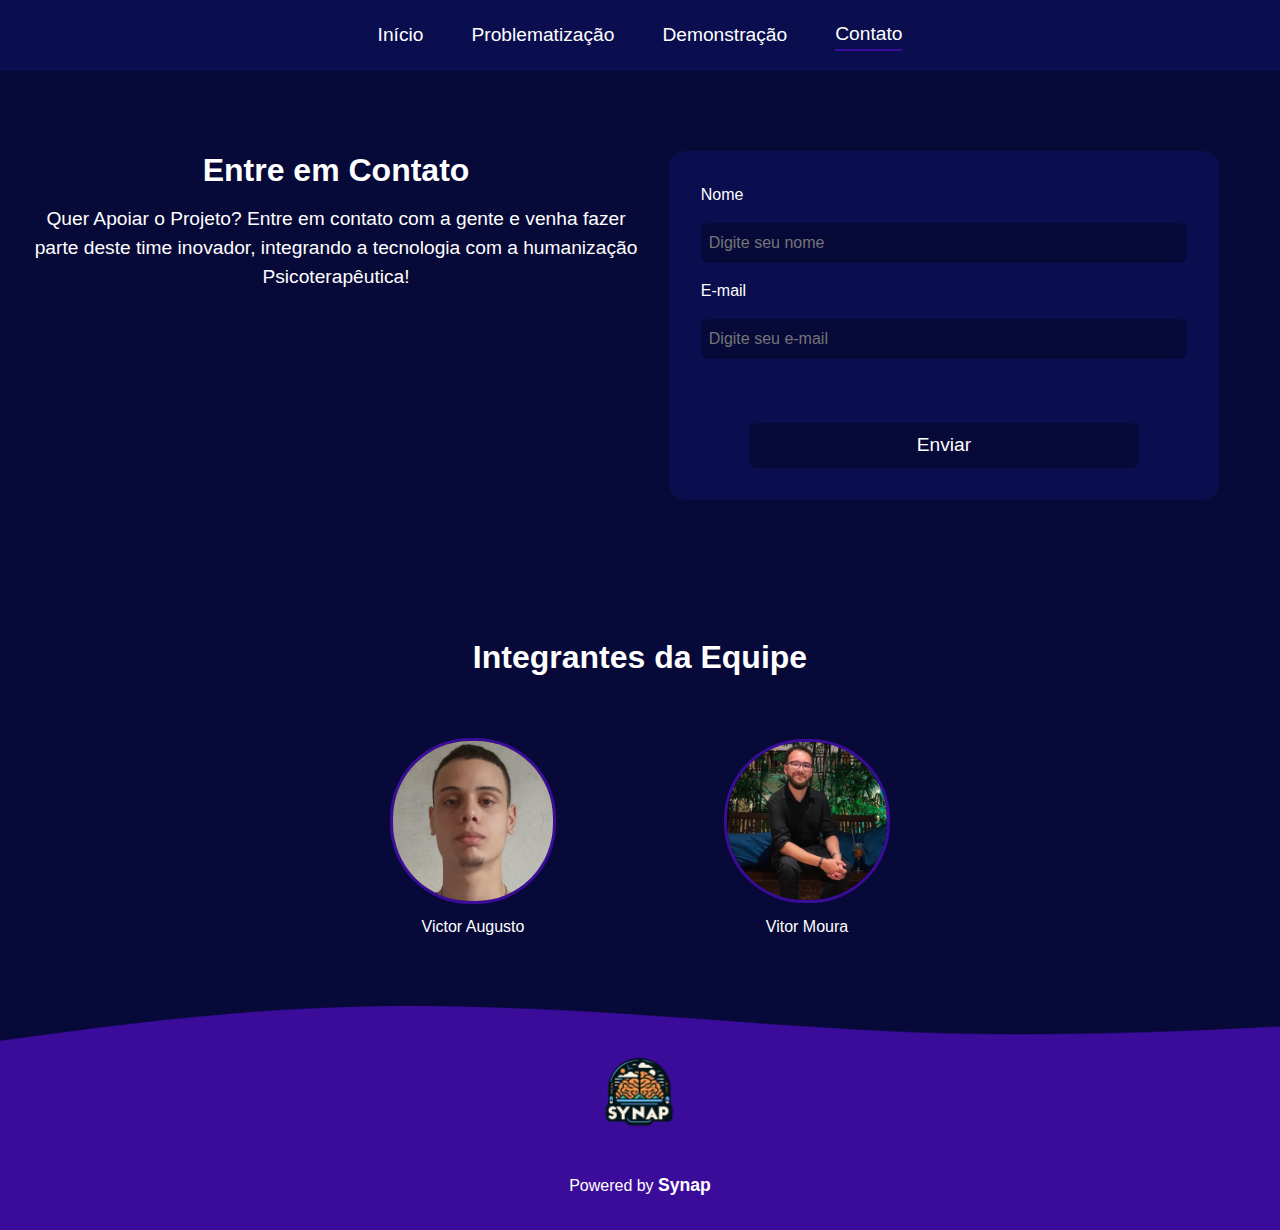
<file: pages/contact.html>
<!DOCTYPE html>
<html lang="en">
<head>
    <meta charset="UTF-8">
    <meta name="viewport" content="width=device-width, initial-scale=1.0">
    <link rel="stylesheet" href="../style.css">
    <title>Synap</title>
</head>
<body>
    <header>
        <ul class="menu">
            <li><a href="../index.html">Início</a></li>
            <li><a href="./problem.html">Problematização</a></li>
            <li><a href="./demonstration.html">Demonstração</a></li>
            <li class="active"><a href="">Contato</a></li>
        </ul>
    </header>
    <section class="page-section" id="contactSec">
        <div class="left">
            <h2>Entre em Contato</h2>
            <p>Quer Apoiar o Projeto? Entre em contato com a gente e venha fazer parte deste time inovador, integrando a tecnologia com a humanização Psicoterapêutica!</p>
        </div>
        <div id="contact" class="right">
            <form action="">
                <label for="name">Nome</label>
                <input type="text" name="name" id="name" placeholder="Digite seu nome">
                <label for="email">E-mail</label>
                <input type="email" name="email" id="email" placeholder="Digite seu e-mail">
                <p id="ErroMsg"></p>
                <input id="formSubmit" type="button" value="Enviar">
            </form>
        </div>
    </section>

    <section id="group">
        <h2>Integrantes da Equipe</h2>
        <table>
            <tr id="imagesTr">
                <td class="imageTd"><img src="../images/va.png" alt="Victor Augusto profile pic"></td>
                <td class="space"></td>
                <td class="imageTd"><img src="../images/vm.png" alt="Vitor Moura profile pic"></td>
            </tr>
            <tr>  
                <td class="nameTD">Victor Augusto</td>
                <td class="space"></td>
                <td class="nameTD">Vitor Moura</td>
            </tr>
        </table>
    </section>

    <footer>
        <div id="wave"></div>
        <div id="footer-content">
            <div id="logos">       
                <img id="logo" src="../images/Synap.png" alt="Synap Logo">
            </div>
            
            <p>Powered by <a href="#wellcome">Synap</a></p>
        </div>
        
    </footer>

    <script src="../script/form.js"></script>
</body>
</html>
</file>
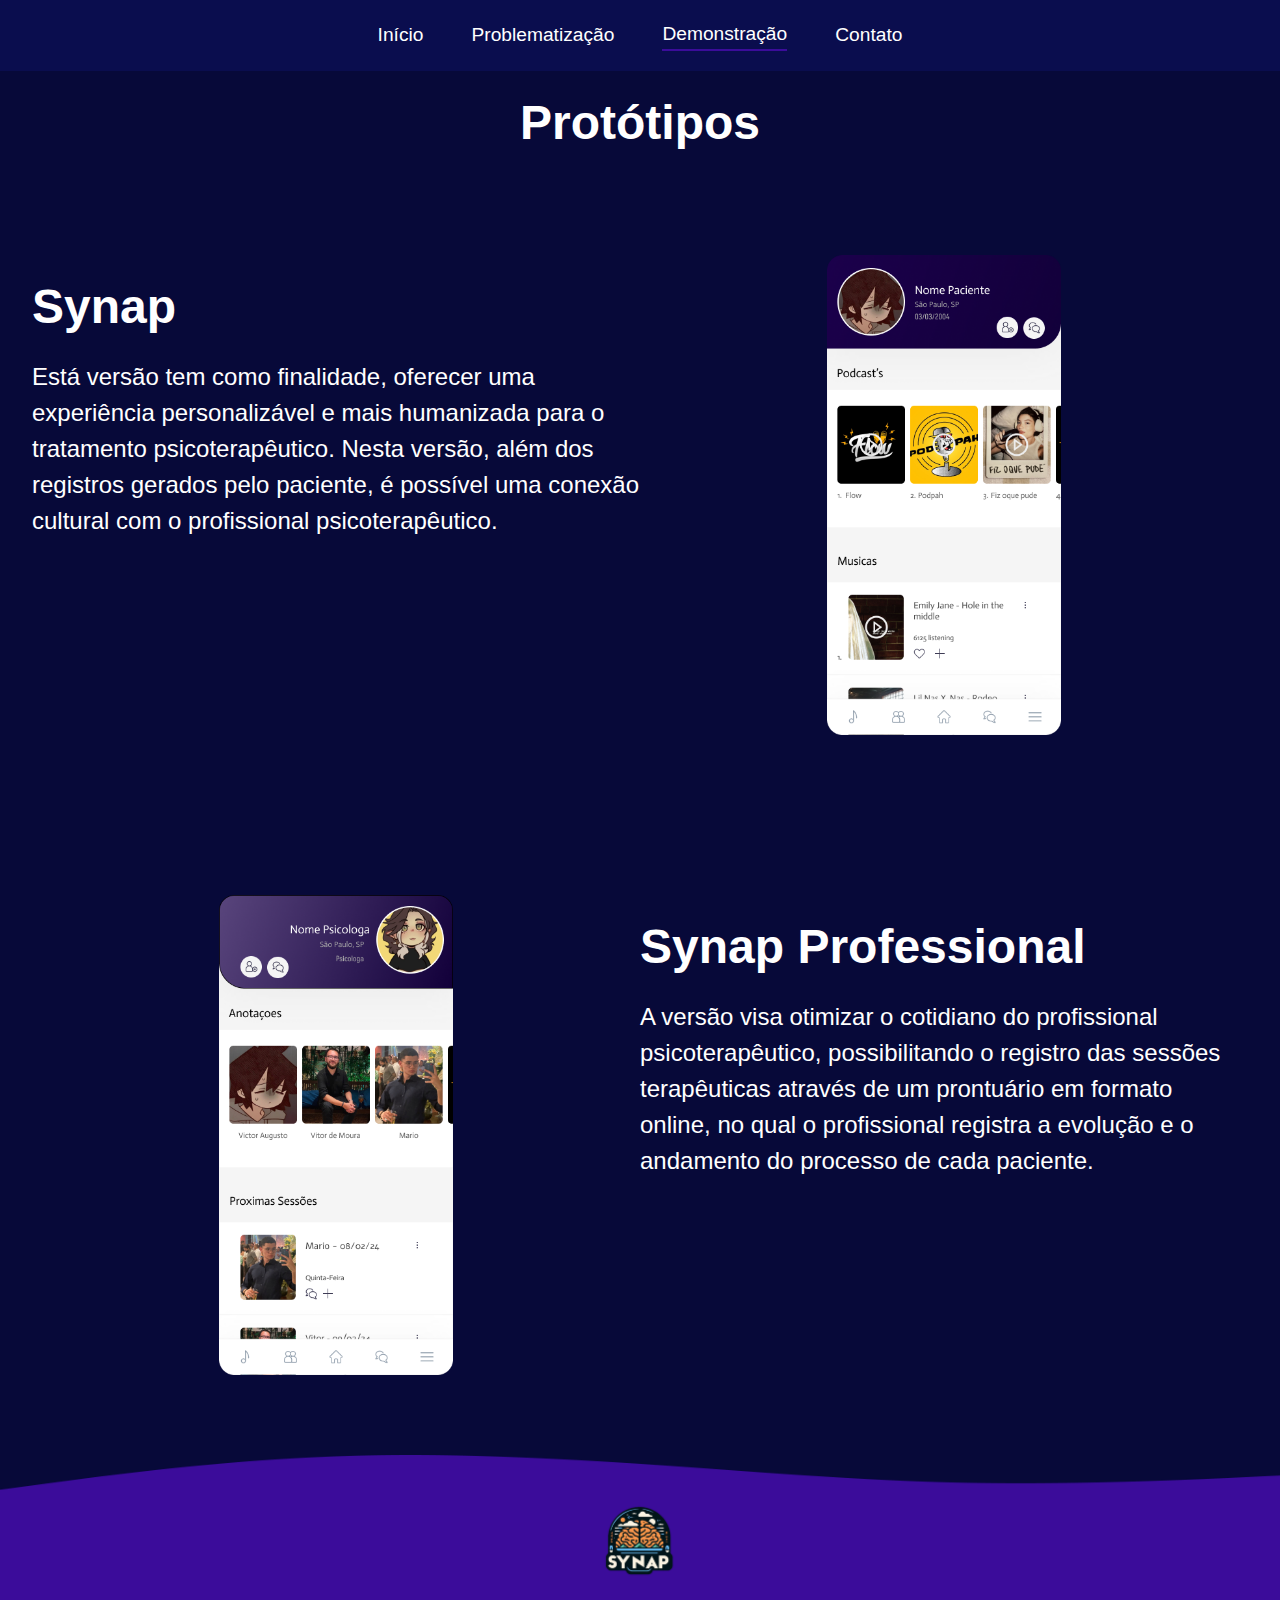
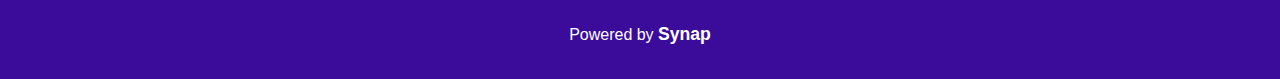
<file: pages/demonstration.html>
<!DOCTYPE html>
<html lang="en">
<head>
    <meta charset="UTF-8">
    <meta name="viewport" content="width=device-width, initial-scale=1.0">
    <link rel="stylesheet" href="../style.css">
    <title>Synap</title>
</head>
<body>
    <header>
        <ul class="menu">
            <li><a href="../index.html">Início</a></li>
            <li><a href="./problem.html">Problematização</a></li>
            <li class="active"><a href="">Demonstração</a></li>
            <li><a href="./contact.html">Contato</a></li>
        </ul>
    </header>

    <h2 id="demoTitle">Protótipos</h2>


    <section class="page-section" id="demoFrst">
        <div class="left">
            <h2>Synap</h2>
            <p> Está versão tem como finalidade, oferecer uma experiência personalizável e mais humanizada para o tratamento psicoterapêutico. Nesta versão, além dos registros gerados pelo paciente, é possível uma conexão cultural com o profissional psicoterapêutico.</p>
        </div>
        <div class="right"> 
            <img src="../images/synap-user-new.png" alt="">
            <div>
             
            </div>
        </div>
    </section>

    <section class="page-section" id="demoScnd">
        <div class="left">
            <img src="../images/synap-professional-new.png" alt="">
        </div>
        <div class="right"> 
            <h2>Synap Professional</h2>
            <p>A versão visa otimizar o cotidiano do profissional psicoterapêutico, possibilitando o registro das sessões terapêuticas através de um prontuário em formato online, no qual o profissional registra a evolução e o andamento do processo de cada paciente.</p>
            <div>
             
            </div>
        </div>
    </section>

    <footer>
        <div id="wave"></div>
        <div id="footer-content">
            <div id="logos">       
                <img id="logo" src="../images/Synap.png" alt="Synap Logo">
            </div>
            
            <p>Powered by <a href="#wellcome">Synap</a></p>
        </div>
        
    </footer>
</body>
</html>
</file>
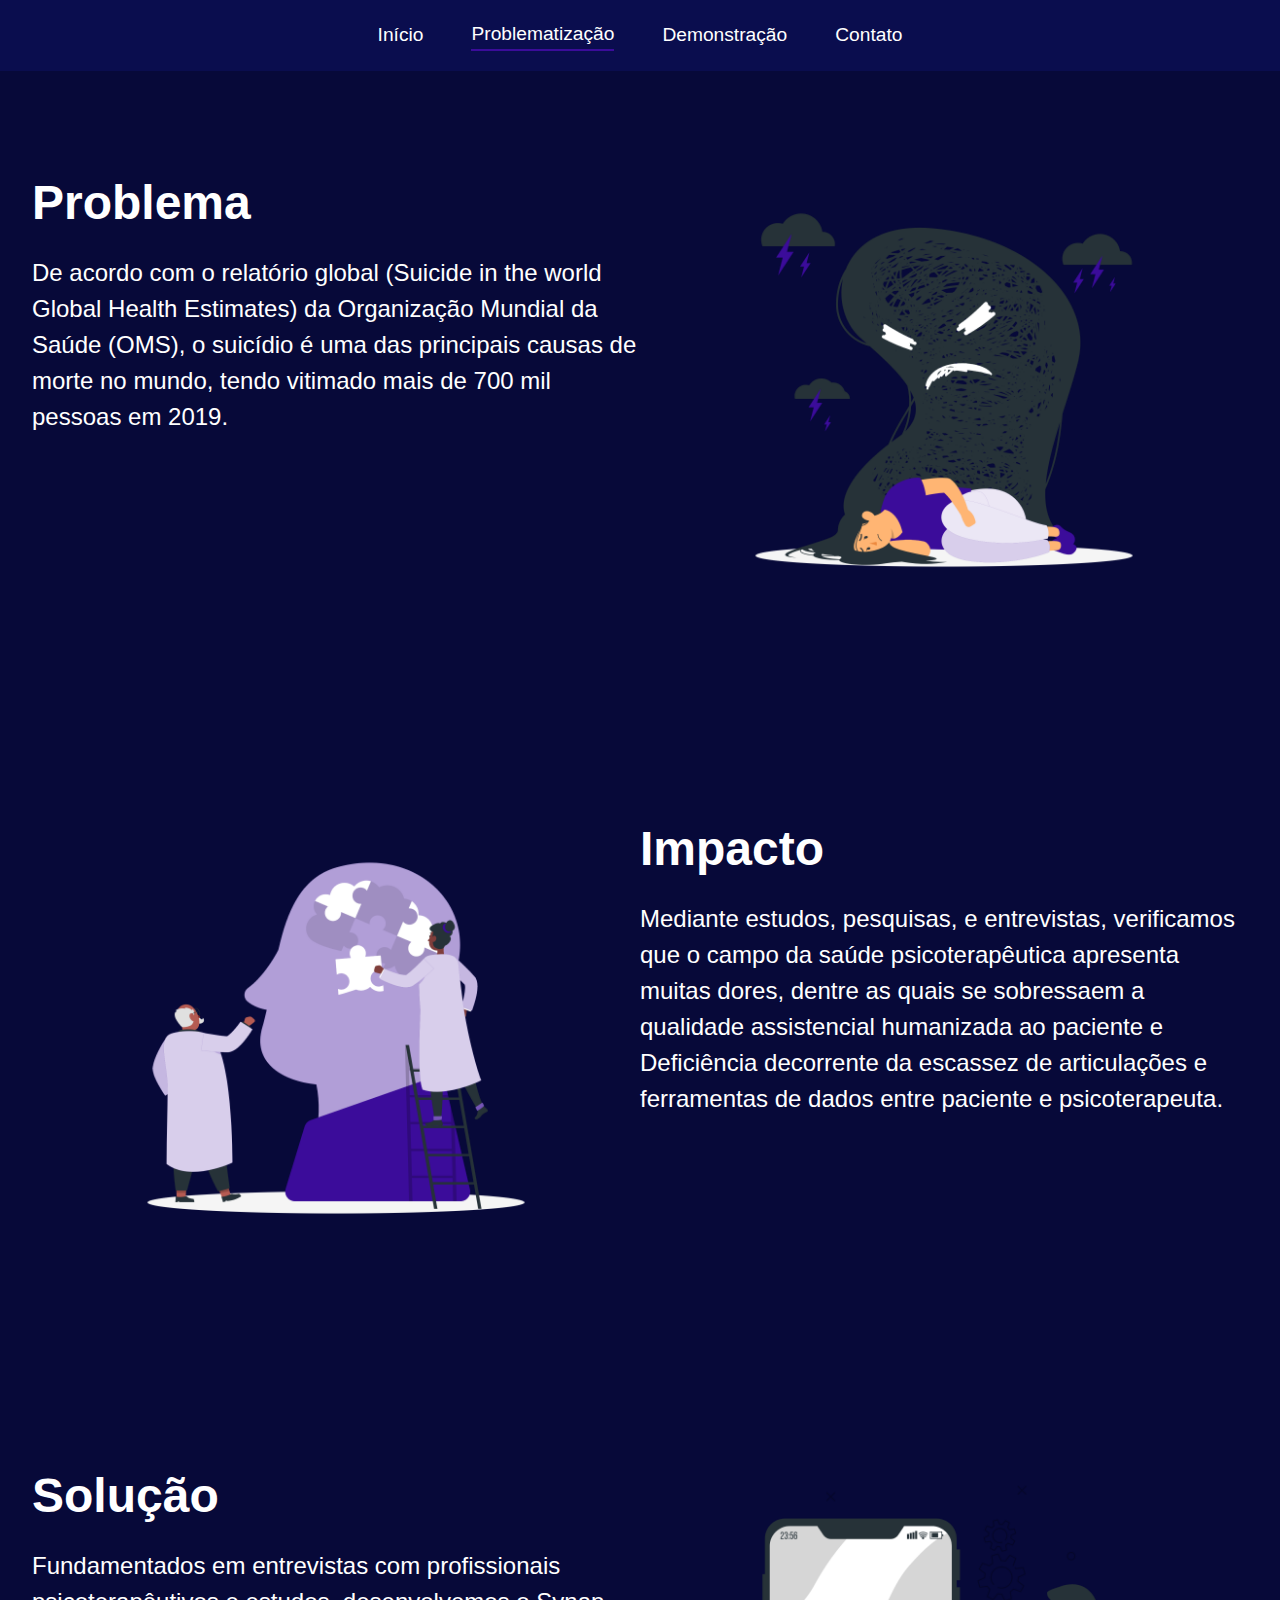
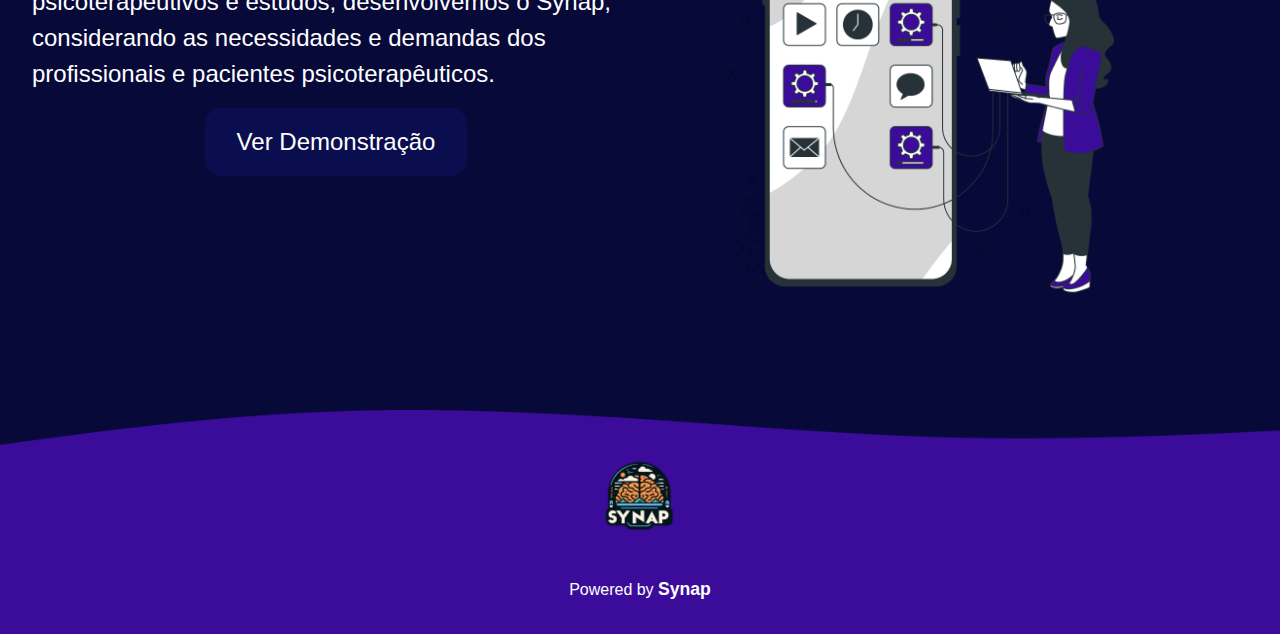
<file: pages/problem.html>
<!DOCTYPE html>
<html lang="en">
<head>
    <meta charset="UTF-8">
    <meta name="viewport" content="width=device-width, initial-scale=1.0">
    <link rel="stylesheet" href="../style.css">
    <title>Synap</title>
</head>
<body>
    <header>
        <ul class="menu">
            <li><a href="../index.html">Início</a></li>
            <li class="active"><a href="">Problematização</a></li>
            <li><a href="./demonstration.html">Demonstração</a></li>
            <li><a href="./contact.html">Contato</a></li>
        </ul>
    </header>

    <section class="page-section" id="problemFrst">
        <div class="left">
            <h2>Problema</h2>
            <p>De acordo com o relatório global (Suicide in the world  Global Health Estimates) da Organização  Mundial da Saúde (OMS), o suicídio é uma das principais causas de morte no mundo, tendo vitimado mais de 700 mil pessoas em 2019.</p>
        </div>
        <div class="right"> 
            <img src="../images/Depression.png" alt="">
            <div>
             
            </div>
        </div>
    </section>

    <section class="page-section" id="problemScnd">
        <div class="left">
            <img src="../images/MentalHealth.png" alt="">
        </div>
        <div class="right"> 
            <h2>Impacto</h2>
            <p>Mediante estudos, pesquisas,  e entrevistas, verificamos que o campo da saúde psicoterapêutica apresenta muitas dores, dentre as quais se sobressaem a qualidade assistencial humanizada ao paciente e Deficiência decorrente da escassez de articulações e ferramentas  de dados entre paciente e psicoterapeuta. </p>
            <div>
             
            </div>
        </div>
    </section>

    <section class="page-section" id="problemThrd">
        <div class="left">
            <h2>Solução</h2>
            <p>Fundamentados em entrevistas com profissionais psicoterapêutivos e estudos, desenvolvemos o Synap, considerando as necessidades e demandas dos profissionais e pacientes psicoterapêuticos.</p>
            <div id="buttonProblem">
                <a href="./demonstration.html">Ver Demonstração</a>
            </div>
            
        </div>
        <div class="right"> 
            <img src="../images/App.png" alt="">
            <div>
             
            </div>
        </div>
    </section>

    <footer>
        <div id="wave"></div>
        <div id="footer-content">
            <div id="logos">       
                <img id="logo" src="../images/Synap.png" alt="Synap Logo">
            </div>
            
            <p>Powered by <a href="#wellcome">Synap</a></p>
        </div>
        
    </footer>
</body>
</html>
</file>
<file: style.css>
:root {
    --C1: #0A0D4E;
    --C2: #070939;
    --C3: #3B0C9A;
  }

body{
    background-color: var(--C2);
    font-family: 'Roboto', sans-serif;
    font-size: 16px;
    font-weight: 400;
    line-height: 1.5;
    color: #fff;
    text-align: left;
    margin: 0;
    padding: 0;
    box-sizing: border-box;
}


.outScrenn{
    margin-left: -40rem;
    margin-right: 40rem;
}

.error, #ErroMsg{
    color: red !important;
}


div#loading{
    position: absolute;
    width: 100%;
    height: 2000px;
    background-color: var(--C3);
    z-index: 2;
    transition: all 1s ease;
    opacity: 1;
    display: flex;
    justify-content: center;
    align-items: center;
}

div#loading div.lds-roller{
  position: fixed;
  top: 45%;
  left: 47%;

    
}

header{
    background-color: var(--C1);
    padding: 20px 0;
}

header ul.menu{
    list-style: none;
    margin: 0;
    padding: 0 1rem;
    display: flex;
    gap: 3rem;
    justify-content: center;
    align-items: center;
    text-align: center;
}

header ul.mobile-itens{
    display: none;
}

header ul.menu li.active{
    border-bottom: 2px solid var(--C3);
}

header ul.menu li a{
    color: #fff;
    text-decoration: none;
    font-size: 1.2rem;
    font-weight: 500;

}

section.page-section{
    display: flex;
    padding: 5rem 2rem;
}

section.page-section div.left, section.page-section div.right{
    width: 50%;
}

section#wellcome div.right img{
    width: 100%;
}

section#wellcome div.right div#brain{
    position: absolute;
    top: 17vw;
    width: 42%;
    display: flex;
    justify-content: center;
    
}

section#wellcome div#first-text{
    transition: all 0.7s linear;
    padding: 0;
    justify-content: center;
    gap: 1rem;
    padding-top: 2rem;
}

section#wellcome div#first-text h1{
    font-size: 3rem;
    font-weight: 700;
    margin: 0;
    padding: 0;
    line-height: 1.2;
}   

section#wellcome div#first-text p{
    font-size: 1.2rem;
    font-weight: 400;
    margin: 0;
    padding: 0;
    line-height: 1.5;
}


model-viewer{
    width: 20rem;
    height: 20rem;
}

section#pitch div#video{
    width: 50%;
    height: 20rem;
    display: flex;
    justify-content: center;
    align-items: center;
    background-color: var(--C3);
    padding: 1rem 0;
    border-radius: 2rem;
    margin-right: 2rem;
}

section#pitch div#video iframe{
    width: 90%;
    height: 90%;
}

section#pitch div#second-text h2{
  font-size: 3rem;
  margin: 0;
}

section#pitch div#second-text p{
  font-size: 1.5rem;
}


div#contact{
    display: flex;
    flex-direction: column;
    justify-content: center;
    align-items: center;
}

div#contact form{
    display: flex;
    flex-direction: column;
    gap: 1rem;
    width: 80%;
    margin: 0 auto;
    background-color: var(--C1);
    padding: 2rem;
    border-radius: 1rem;
}
div#contact form input, div#contact form textarea{
    border: none;
    border-radius: 0.5rem;
    padding: 0.5rem;
    font-size: 1rem;
    font-weight: 400;
    line-height: 1.5;
    color: #fff;
    background-color: var(--C2);

}
div#contact form input[type=button]{
    background-color: var(--C2);
    cursor: pointer;
    transition: all 0.3s ease;
    font-size: 1.2rem;
    font-weight: 500;
    line-height: 1.5;
    color: #fff;
    border: none;
    border-radius: 0.5rem;
    padding: 0.5rem;
    width: 80%;
    margin: 0 auto;
}

div#contact form input[type=button]:hover{
  scale: 1.05;
  background-color: var(--C3);
}

section#contactSec div.left h2{
  font-size: 2rem;
  font-weight: 700;
  margin: 0;
  padding: 0;
  line-height: 1.2;
  text-align: center;
}

section#contactSec div.left p{
  font-size: 1.2rem;
  font-weight: 400;
  margin: 0;
  padding: 1rem 0;
  line-height: 1.5;
  text-align: center;
}

section#group{
  padding-bottom:4rem;
  display: flex;
  flex-direction: column;
  align-items: center;
}

section#group h2{
  font-size: 2rem;
  font-weight: 700;
  line-height: 1.2;
  text-align: center;
  padding: 2rem 0;
}

section#group table tr td.space{ 
  width: 10rem;
}
section#group table tr td{
  text-align: center;
}
section#group table tr td.imageTd img{
  width: 10rem;
  border-radius: 5rem;
  border: 3px solid var(--C3);
}

section#problemFrst div.left h2{
  font-size: 3rem;
  margin: 1rem 0;

}

section#problemFrst div.left p{
  font-size: 1.5rem;
  margin: 1rem 0;

}

section#problemFrst div.right{
  display: flex;
}

section#problemFrst div.right img{
  width: 80%;
  margin: 0 auto;
}

section#problemScnd div.left{
  display: flex;
}

section#problemScnd div.left img{
  width: 80%;
  margin: 0 auto;

}

section#problemScnd div.right h2{
  font-size: 3rem;
  margin: 1rem 0;
}


section#problemScnd div.right p{
  font-size: 1.5rem;
  margin: 1rem 0;
}

section#problemThrd div.left h2{
  font-size: 3rem;
  margin: 1rem 0;

}

section#problemThrd div.left p{
  font-size: 1.5rem;
  margin: 1rem 0;

}

section#problemThrd div.right{
  display: flex;
}

section#problemThrd div.right img{
  width: 80%;
  margin: 0 auto;
}
section#problemThrd div.left div#buttonProblem{
    display: flex;
    flex-direction: column;
    justify-content: center;
    align-items: center;
}
section#problemThrd div.left div#buttonProblem a{
  font-size: 1.5rem;
  margin: 1rem 0;
  color: #fff;
  text-decoration: none;
  background-color: var(--C1);
  padding: 1rem 2rem;
  border-radius: 1rem;
  transition: all 0.3s ease;  
  margin: 0 auto;
}

section#problemThrd div.left div#buttonProblem a:hover{
  scale: 1.05;
  background-color: var(--C3);
}

h2#demoTitle{
  
  font-size: 3rem;
  margin: 1rem 0;
  text-align: center;
}

section#demoFrst div.left h2{
  font-size: 3rem;
  margin: 1rem 0;

}

section#demoFrst div.left p{
  font-size: 1.5rem;
  margin: 1rem 0;

}

section#demoFrst div.right{
  display: flex;
}

section#demoFrst div.right img{
  height: 30rem;
  margin: 0 auto;
}

section#demoScnd div.left{
  display: flex;
}

section#demoScnd div.left img{
  height: 30rem;
  margin: 0 auto;

}

section#demoScnd div.right h2{
  font-size: 3rem;
  margin: 1rem 0;
}


section#demoScnd div.right p{
  font-size: 1.5rem;
  margin: 1rem 0;
}



footer{
    background-color: var(--C3);
    height: 14rem;
}

footer div#wave{
  background-image: url(./images/wave.png);
  background-color: #070939;
  background-size: cover;
  width: 100%;
  height: 2.2rem;
}

footer div#footer-content{
  display: flex;
  flex-direction: column;
  justify-content: center;
  align-items: center;
  height: 10rem;
}
footer div#footer-content div#logos{
  display: flex;
  gap: 1rem;
  justify-content: center;
  align-items: center;
  padding: 1rem 0;
}


footer div#footer-content p a{
  color: #fff;
  font-size: 1.1rem;
  font-weight: bold;
  text-decoration: none;
}

footer div#footer-content p a:hover{
  color: var(--C1);
}

footer div#footer-content img{
  width:6rem
}

.lds-roller {
    display: inline-block;
    position: relative;
    width: 80px;
    height: 80px;
  }
  .lds-roller div {
    animation: lds-roller 1.2s cubic-bezier(0.5, 0, 0.5, 1) infinite;
    transform-origin: 40px 40px;
  }
  .lds-roller div:after {
    content: " ";
    display: block;
    position: absolute;
    width: 7px;
    height: 7px;
    border-radius: 50%;
    background: #cef;
    margin: -4px 0 0 -4px;
  }
  .lds-roller div:nth-child(1) {
    animation-delay: -0.036s;
  }
  .lds-roller div:nth-child(1):after {
    top: 63px;
    left: 63px;
  }
  .lds-roller div:nth-child(2) {
    animation-delay: -0.072s;
  }
  .lds-roller div:nth-child(2):after {
    top: 68px;
    left: 56px;
  }
  .lds-roller div:nth-child(3) {
    animation-delay: -0.108s;
  }
  .lds-roller div:nth-child(3):after {
    top: 71px;
    left: 48px;
  }
  .lds-roller div:nth-child(4) {
    animation-delay: -0.144s;
  }
  .lds-roller div:nth-child(4):after {
    top: 72px;
    left: 40px;
  }
  .lds-roller div:nth-child(5) {
    animation-delay: -0.18s;
  }
  .lds-roller div:nth-child(5):after {
    top: 71px;
    left: 32px;
  }
  .lds-roller div:nth-child(6) {
    animation-delay: -0.216s;
  }
  .lds-roller div:nth-child(6):after {
    top: 68px;
    left: 24px;
  }
  .lds-roller div:nth-child(7) {
    animation-delay: -0.252s;
  }
  .lds-roller div:nth-child(7):after {
    top: 63px;
    left: 17px;
  }
  .lds-roller div:nth-child(8) {
    animation-delay: -0.288s;
  }
  .lds-roller div:nth-child(8):after {
    top: 56px;
    left: 12px;
  }
  @keyframes lds-roller {
    0% {
      transform: rotate(0deg);
    }
    100% {
      transform: rotate(360deg);
    }
  }
  
  @media (max-width: 700px) {


    header{
      width: 100%;
      height: 1.5rem;
      
    }

    header ul.menu{
      gap: 1rem;
    }

    header ul.menu li a{
      font-size: 15px;
    }




    .outScrenn{
        margin-left: 0;
        margin-right: 0;
    }
    section#wellcome{
        flex-direction: column;
        text-align: center;
    }
    section#wellcome div.left, section#wellcome div.right{
        width: 100%;
    }

    section#wellcome div.right div#brain{
        position: relative;
        top: 0;
        width: 100%;
        display: flex;
        justify-content: center;
    }

    section#wellcome div.right img{
        display: none;
    }

    section#wellcome div#first-text h1{
    padding: 1rem 0;
    font-size: 2.5rem;
    }


    section#pitch{
      flex-direction: column;
    }

    section#pitch div#second-text{
      width: 100%;
      text-align: center;
    }

    section#pitch div#video{
    width: 100%;
    height: 11rem;
    }

    section#pitch div#second-text p{
      font-size: 1.2rem;
    }
    section#pitch div#second-text h2{
      font-size: 2rem;
      margin-top: 2rem;
    }

    section.page-section{
      flex-direction: column ;
    }

    section.page-section div.left, section.page-section div.right{
      width: 100%;
      text-align: center;
    }

    section#problemScnd{
      flex-direction: column-reverse;
    }

    section#problemFrst div.left p{
      font-size: 1.2rem;
    }
    section#problemFrst div.left h2{
      font-size: 2.5rem;
    }

    section#demoScnd{
      flex-direction: column-reverse;
    }

    section#group table{
      padding: 0 3rem;
    }

    section#group table tr td.imageTd img{
      width: 7rem;
    }

    div#contact form input, div#contact form textarea{
      text-align: center;
    }

    div#loading div.lds-roller {
       left: 41%;
  }

}
</file>
